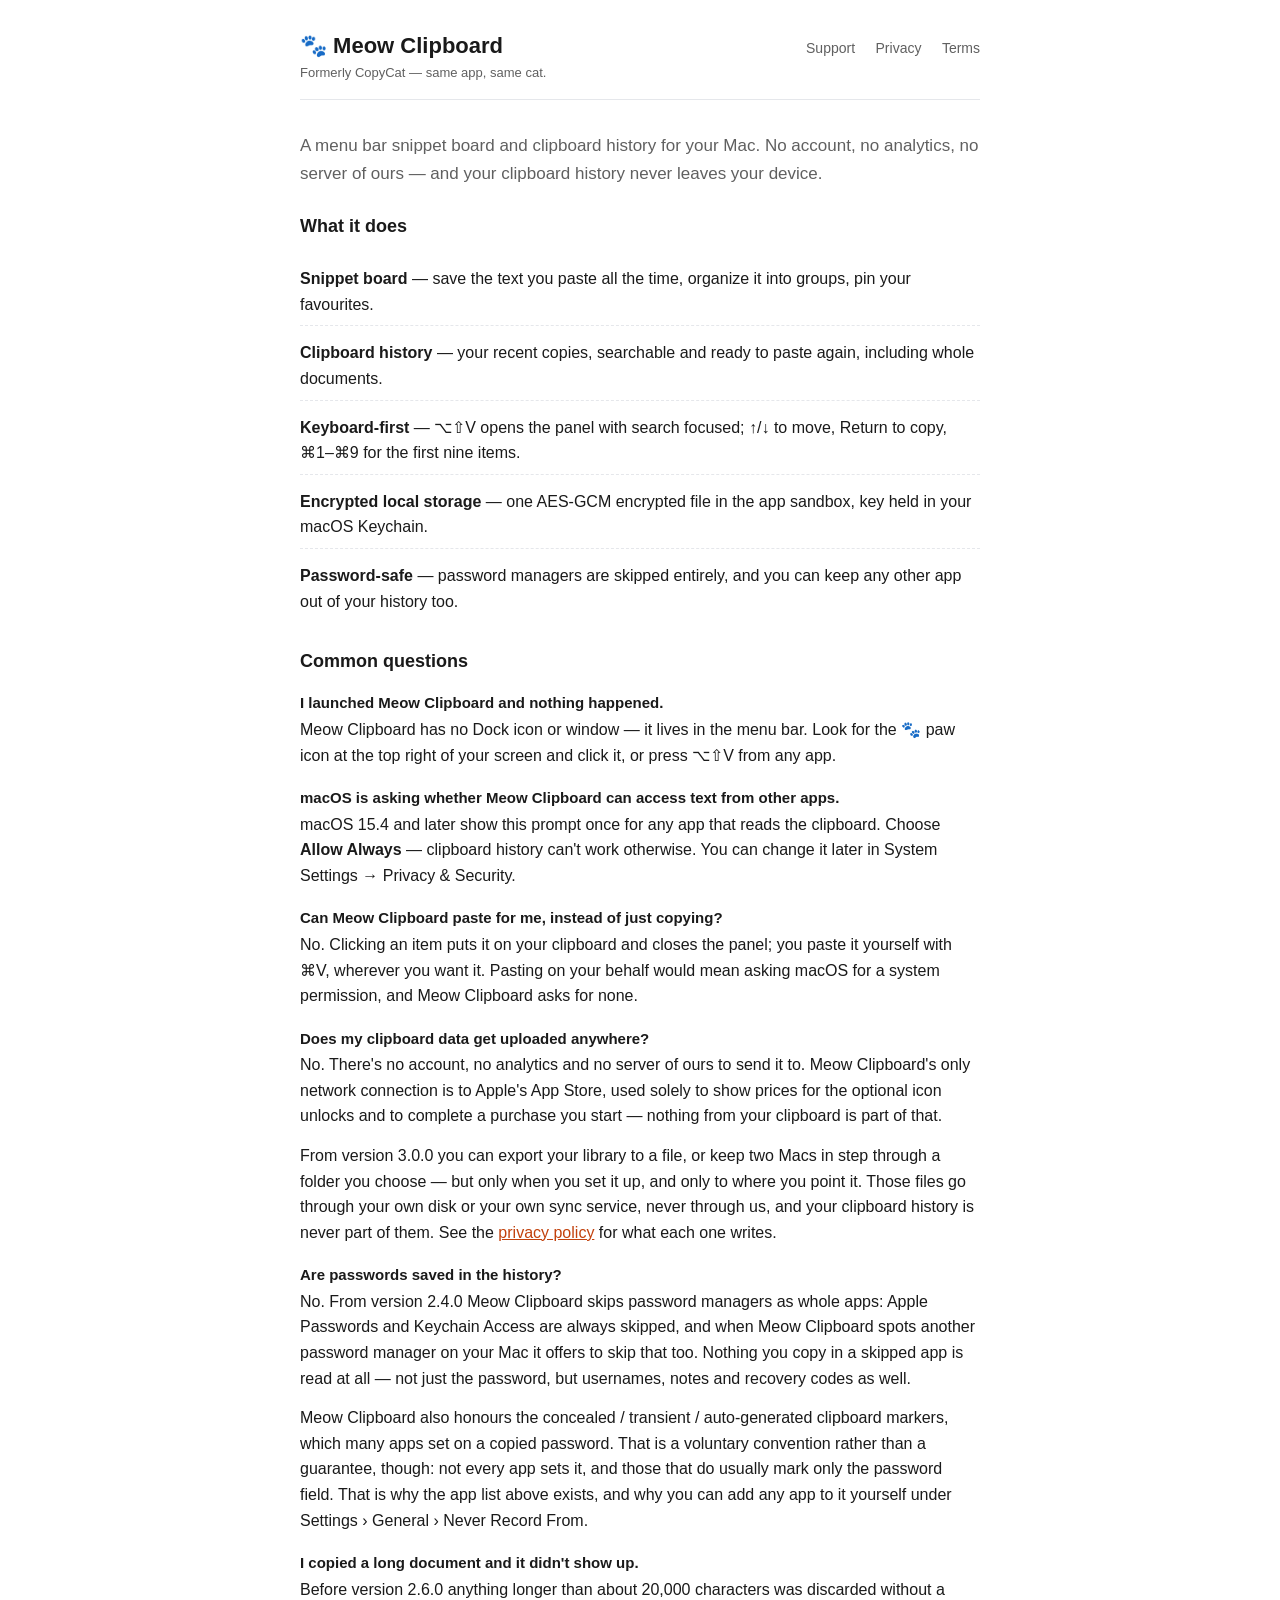
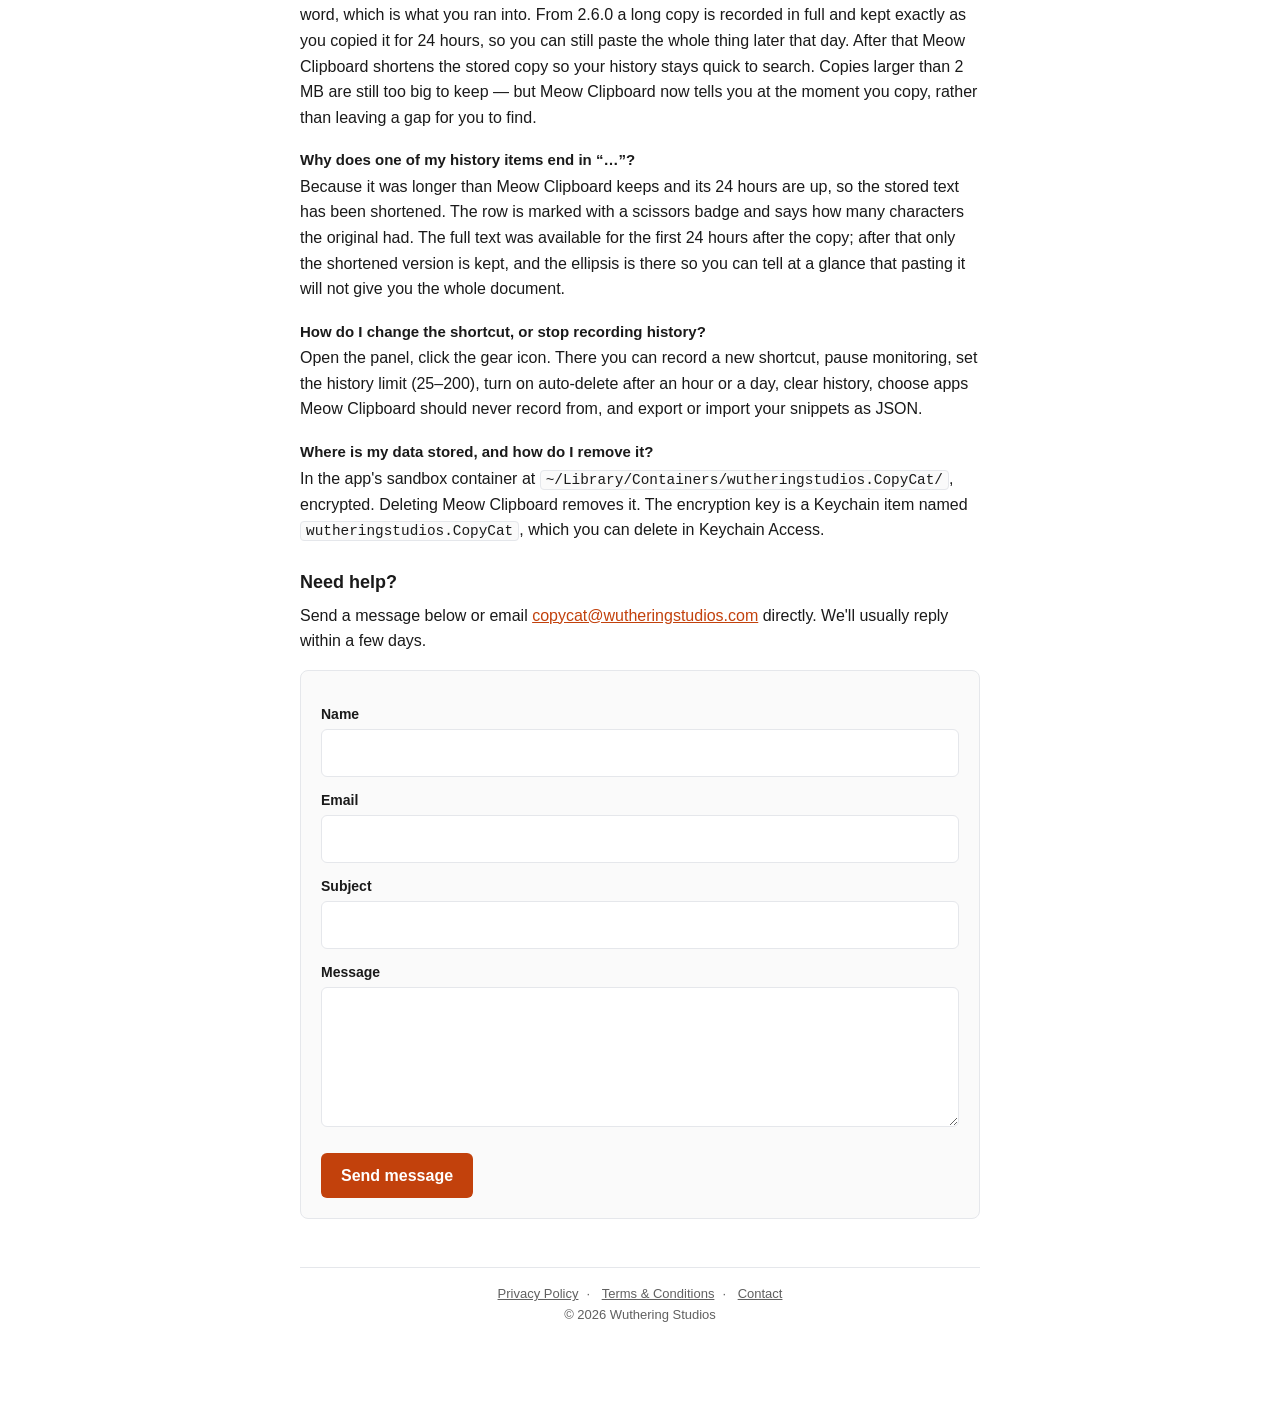
<file: docs/index.html>
<!doctype html>
<html lang="en">
<head>
  <meta charset="utf-8">
  <meta name="viewport" content="width=device-width, initial-scale=1">
  <title>Meow Clipboard — Support</title>
  <meta name="description" content="Support and contact for Meow Clipboard, a menu bar snippet board and clipboard history for macOS.">
  <link rel="stylesheet" href="style.css">
</head>
<body>
  <div class="wrap">
    <header>
      <div class="brand">
        <h1>🐾 Meow Clipboard</h1>
        <p class="former-name">Formerly CopyCat — same app, same cat.</p>
      </div>
      <nav>
        <a href="index.html">Support</a>
        <a href="privacy.html">Privacy</a>
        <a href="terms.html">Terms</a>
      </nav>
    </header>

    <main>
      <p class="lead">A menu bar snippet board and clipboard history for your Mac. No account, no analytics, no server of ours — and your clipboard history never leaves your device.</p>

      <h2>What it does</h2>
      <ul class="feature-list">
        <li><strong>Snippet board</strong> — save the text you paste all the time, organize it into groups, pin your favourites.</li>
        <li><strong>Clipboard history</strong> — your recent copies, searchable and ready to paste again, including whole documents.</li>
        <li><strong>Keyboard-first</strong> — ⌥⇧V opens the panel with search focused; ↑/↓ to move, Return to copy, ⌘1–⌘9 for the first nine items.</li>
        <li><strong>Encrypted local storage</strong> — one AES-GCM encrypted file in the app sandbox, key held in your macOS Keychain.</li>
        <li><strong>Password-safe</strong> — password managers are skipped entirely, and you can keep any other app out of your history too.</li>
      </ul>

      <h2>Common questions</h2>

      <h3>I launched Meow Clipboard and nothing happened.</h3>
      <p>Meow Clipboard has no Dock icon or window — it lives in the menu bar. Look for the 🐾 paw icon at the top right of your screen and click it, or press ⌥⇧V from any app.</p>

      <h3>macOS is asking whether Meow Clipboard can access text from other apps.</h3>
      <p>macOS 15.4 and later show this prompt once for any app that reads the clipboard. Choose <strong>Allow Always</strong> — clipboard history can't work otherwise. You can change it later in System Settings → Privacy &amp; Security.</p>

      <h3>Can Meow Clipboard paste for me, instead of just copying?</h3>
      <p>No. Clicking an item puts it on your clipboard and closes the panel; you paste it yourself with ⌘V, wherever you want it. Pasting on your behalf would mean asking macOS for a system permission, and Meow Clipboard asks for none.</p>

      <h3>Does my clipboard data get uploaded anywhere?</h3>
      <p>No. There's no account, no analytics and no server of ours to send it to. Meow Clipboard's only network connection is to Apple's App Store, used solely to show prices for the optional icon unlocks and to complete a purchase you start — nothing from your clipboard is part of that.</p>
      <p>From version 3.0.0 you can export your library to a file, or keep two Macs in step through a folder you choose — but only when you set it up, and only to where you point it. Those files go through your own disk or your own sync service, never through us, and your clipboard history is never part of them. See the <a href="privacy.html">privacy policy</a> for what each one writes.</p>

      <h3>Are passwords saved in the history?</h3>
      <p>No. From version 2.4.0 Meow Clipboard skips password managers as whole apps: Apple Passwords and Keychain Access are always skipped, and when Meow Clipboard spots another password manager on your Mac it offers to skip that too. Nothing you copy in a skipped app is read at all — not just the password, but usernames, notes and recovery codes as well.</p>
      <p>Meow Clipboard also honours the concealed / transient / auto-generated clipboard markers, which many apps set on a copied password. That is a voluntary convention rather than a guarantee, though: not every app sets it, and those that do usually mark only the password field. That is why the app list above exists, and why you can add any app to it yourself under Settings &rsaquo; General &rsaquo; Never Record From.</p>

      <h3>I copied a long document and it didn't show up.</h3>
      <p>Before version 2.6.0 anything longer than about 20,000 characters was discarded without a word, which is what you ran into. From 2.6.0 a long copy is recorded in full and kept exactly as you copied it for 24 hours, so you can still paste the whole thing later that day. After that Meow Clipboard shortens the stored copy so your history stays quick to search. Copies larger than 2 MB are still too big to keep — but Meow Clipboard now tells you at the moment you copy, rather than leaving a gap for you to find.</p>

      <h3>Why does one of my history items end in “…”?</h3>
      <p>Because it was longer than Meow Clipboard keeps and its 24 hours are up, so the stored text has been shortened. The row is marked with a scissors badge and says how many characters the original had. The full text was available for the first 24 hours after the copy; after that only the shortened version is kept, and the ellipsis is there so you can tell at a glance that pasting it will not give you the whole document.</p>

      <h3>How do I change the shortcut, or stop recording history?</h3>
      <p>Open the panel, click the gear icon. There you can record a new shortcut, pause monitoring, set the history limit (25–200), turn on auto-delete after an hour or a day, clear history, choose apps Meow Clipboard should never record from, and export or import your snippets as JSON.</p>

      <h3>Where is my data stored, and how do I remove it?</h3>
      <p>In the app's sandbox container at <code>~/Library/Containers/wutheringstudios.CopyCat/</code>, encrypted. Deleting Meow Clipboard removes it. The encryption key is a Keychain item named <code>wutheringstudios.CopyCat</code>, which you can delete in Keychain Access.</p>

      <h2>Need help?</h2>
      <p>Send a message below or email <a href="mailto:copycat@wutheringstudios.com">copycat@wutheringstudios.com</a> directly. We'll usually reply within a few days.</p>

      <form class="contact" action="https://formspree.io/f/xwvgrron" method="POST">
        <input type="hidden" name="_subject" value="[Meow Clipboard support]">

        <label for="name">Name</label>
        <input type="text" id="name" name="name" required autocomplete="name">

        <label for="email">Email</label>
        <input type="email" id="email" name="email" required autocomplete="email">

        <label for="subject">Subject</label>
        <input type="text" id="subject" name="subject" required>

        <div id="diagnostics-row" hidden>
          <label for="diagnostics">Diagnostics (sent from the app)</label>
          <input type="text" id="diagnostics" name="diagnostics" readonly>
        </div>

        <label for="message">Message</label>
        <textarea id="message" name="message" required></textarea>

        <div class="gotcha" aria-hidden="true">
          <label for="_gotcha">Leave this field empty</label>
          <input type="text" id="_gotcha" name="_gotcha" tabindex="-1" autocomplete="off">
        </div>

        <button type="submit">Send message</button>
      </form>

      <script>
        // Meow Clipboard's "Report a Problem" button opens this page with the version and
        // the StoreKit error attached. Surface them in a visible, read-only field so
        // the sender can see exactly what they are sending. Without a query string
        // the form is unchanged.
        (function () {
          var q = new URLSearchParams(location.search);
          var v = q.get('v');
          if (!v) return;
          var parts = ['v' + v];
          if (q.get('build')) parts.push('build ' + q.get('build'));
          if (q.get('err')) parts.push(q.get('err'));
          document.getElementById('diagnostics').value = parts.join(' — ');
          document.getElementById('diagnostics-row').hidden = false;
          var subject = document.getElementById('subject');
          if (!subject.value) subject.value = 'In-app purchases unavailable';
        })();
      </script>
    </main>

    <footer>
      <a href="privacy.html">Privacy Policy</a>·
      <a href="terms.html">Terms &amp; Conditions</a>·
      <a href="mailto:copycat@wutheringstudios.com">Contact</a>
      <p>&copy; 2026 Wuthering Studios</p>
    </footer>
  </div>
</body>
</html>
</file>
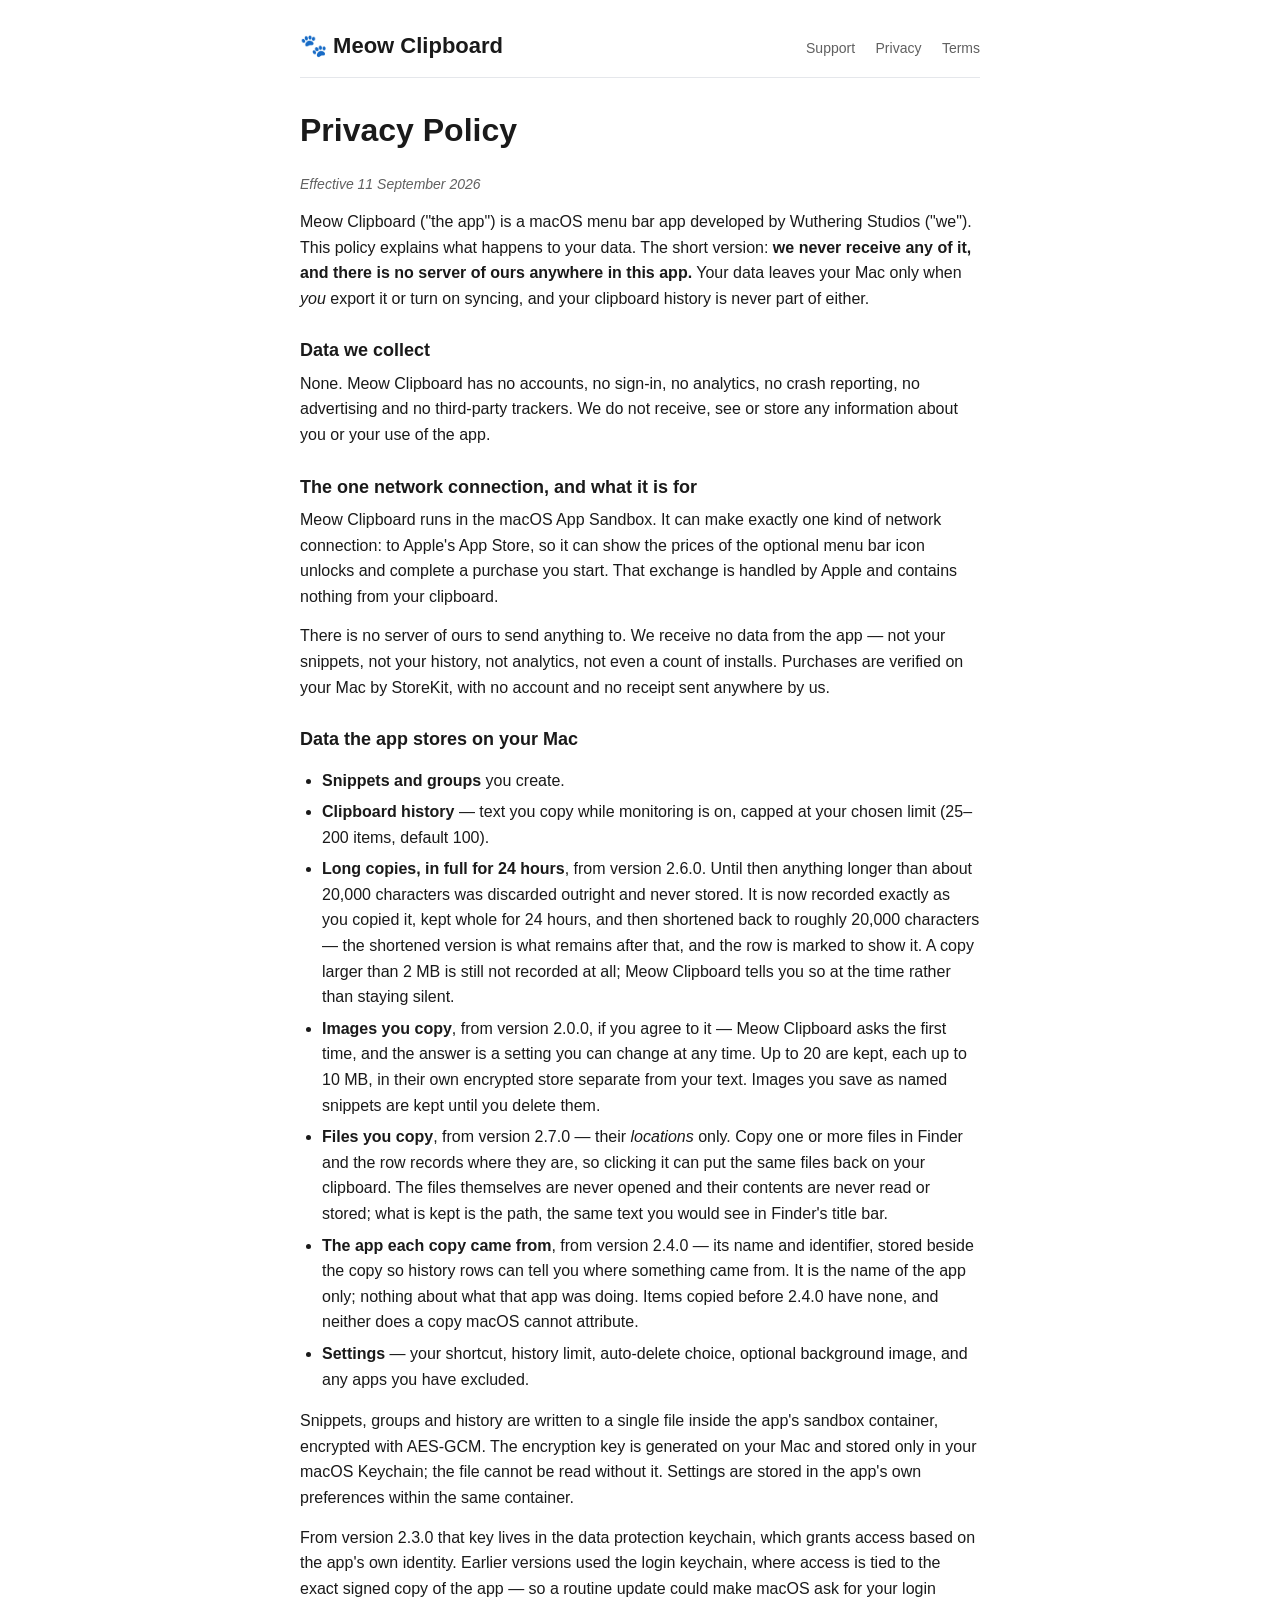
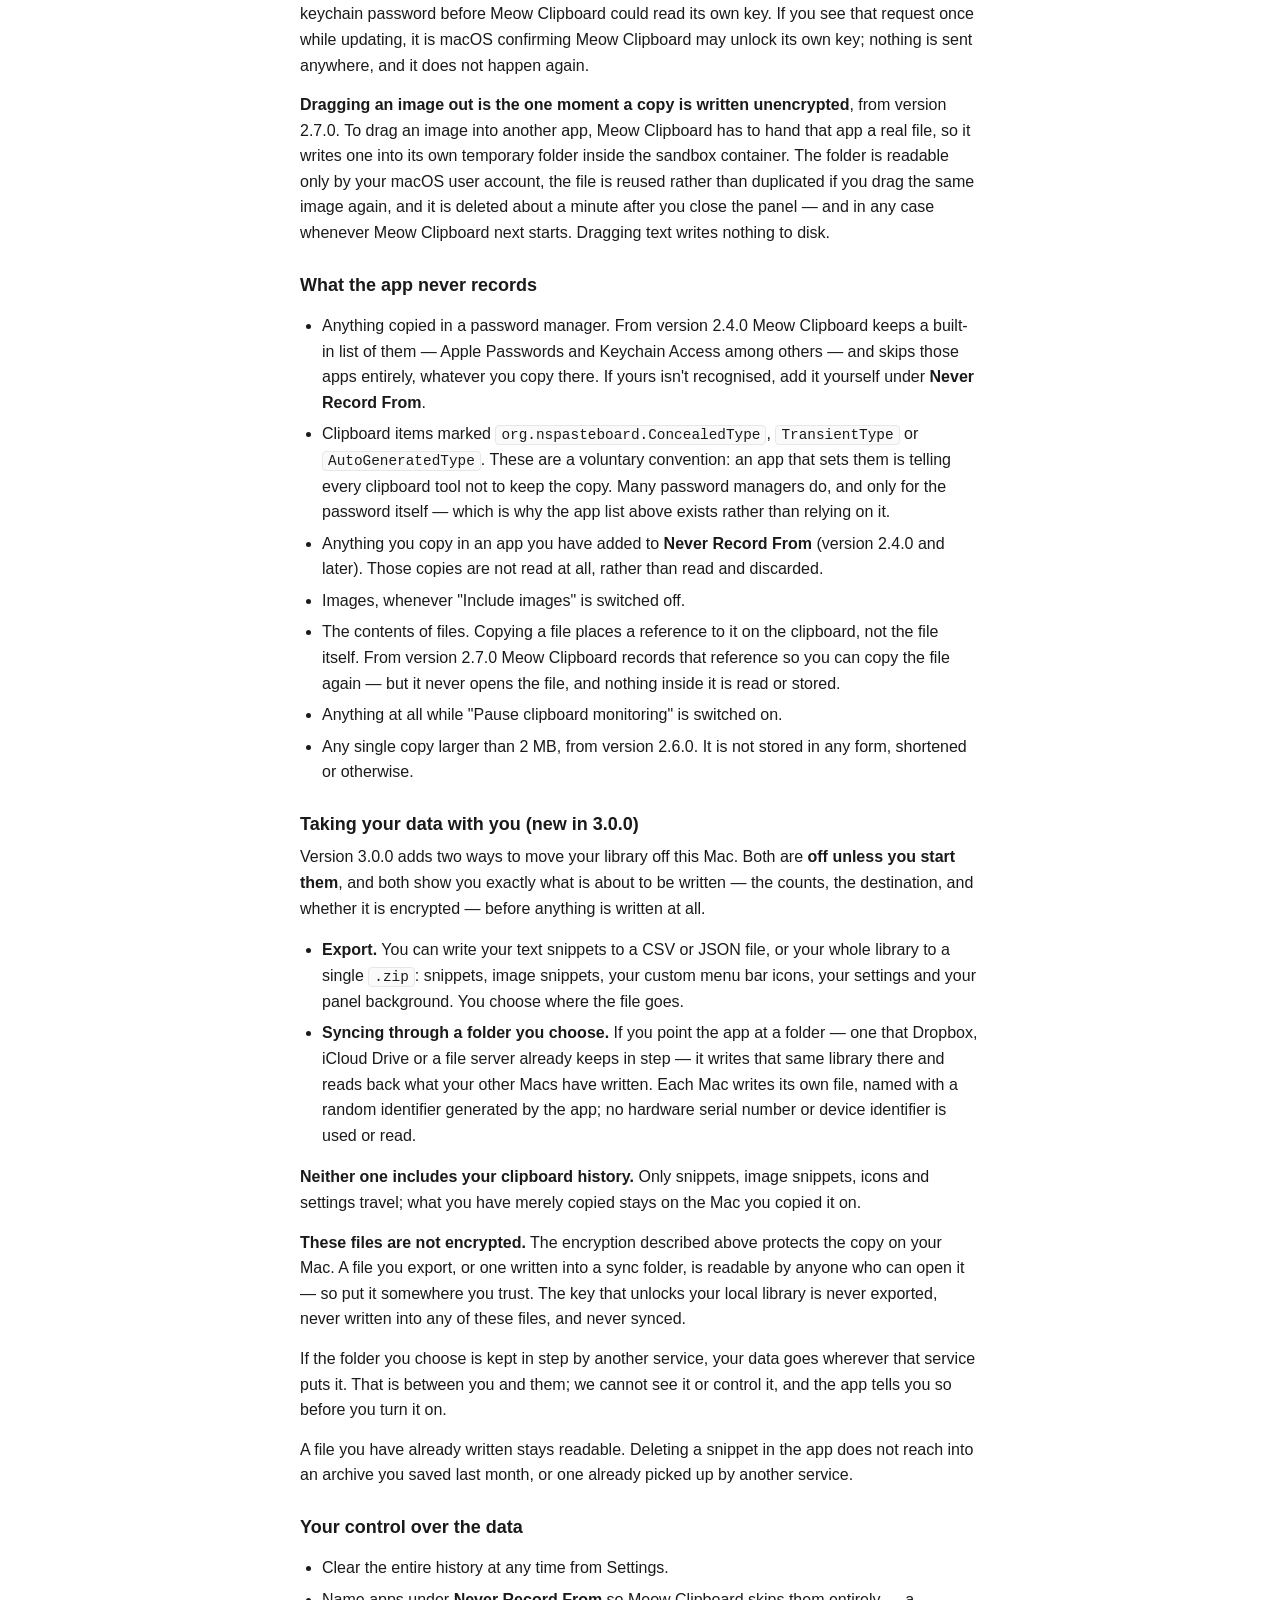
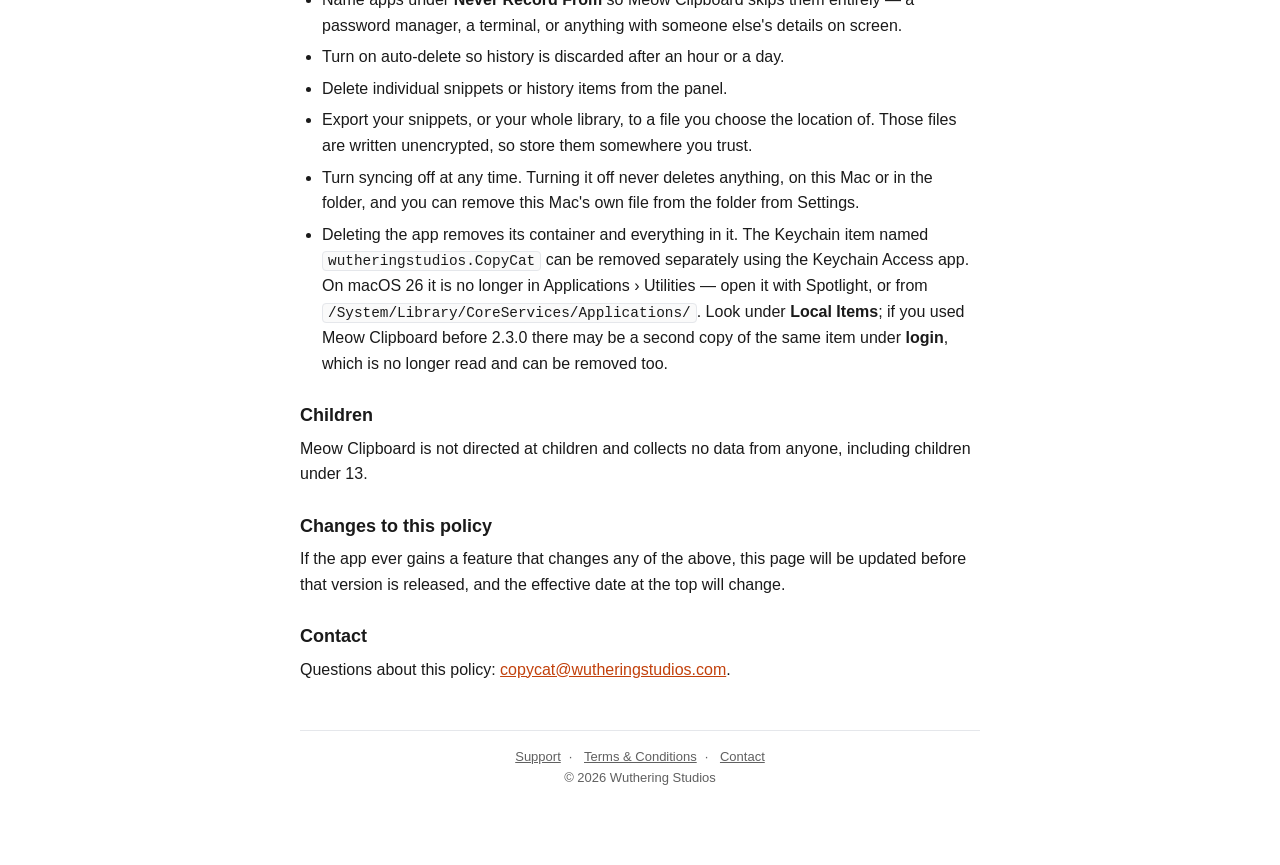
<file: docs/privacy.html>
<!doctype html>
<html lang="en">
<head>
  <meta charset="utf-8">
  <meta name="viewport" content="width=device-width, initial-scale=1">
  <title>Privacy Policy — Meow Clipboard</title>
  <meta name="description" content="Privacy policy for Meow Clipboard, a menu bar clipboard app for macOS that collects no data.">
  <link rel="stylesheet" href="style.css">
</head>
<body>
  <div class="wrap">
    <header>
      <h1>🐾 Meow Clipboard</h1>
      <nav>
        <a href="index.html">Support</a>
        <a href="privacy.html">Privacy</a>
        <a href="terms.html">Terms</a>
      </nav>
    </header>

    <main>
      <h1>Privacy Policy</h1>
      <p class="effective">Effective 11 September 2026</p>

      <p>Meow Clipboard ("the app") is a macOS menu bar app developed by Wuthering Studios ("we"). This policy explains what happens to your data. The short version: <strong>we never receive any of it, and there is no server of ours anywhere in this app.</strong> Your data leaves your Mac only when <em>you</em> export it or turn on syncing, and your clipboard history is never part of either.</p>

      <h2>Data we collect</h2>
      <p>None. Meow Clipboard has no accounts, no sign-in, no analytics, no crash reporting, no advertising and no third-party trackers. We do not receive, see or store any information about you or your use of the app.</p>

      <h2>The one network connection, and what it is for</h2>
      <p>Meow Clipboard runs in the macOS App Sandbox. It can make exactly one kind of network connection: to Apple's App Store, so it can show the prices of the optional menu bar icon unlocks and complete a purchase you start. That exchange is handled by Apple and contains nothing from your clipboard.</p>
      <p>There is no server of ours to send anything to. We receive no data from the app — not your snippets, not your history, not analytics, not even a count of installs. Purchases are verified on your Mac by StoreKit, with no account and no receipt sent anywhere by us.</p>

      <h2>Data the app stores on your Mac</h2>
      <ul>
        <li><strong>Snippets and groups</strong> you create.</li>
        <li><strong>Clipboard history</strong> — text you copy while monitoring is on, capped at your chosen limit (25–200 items, default 100).</li>
        <li><strong>Long copies, in full for 24 hours</strong>, from version 2.6.0. Until then anything longer than about 20,000 characters was discarded outright and never stored. It is now recorded exactly as you copied it, kept whole for 24 hours, and then shortened back to roughly 20,000 characters — the shortened version is what remains after that, and the row is marked to show it. A copy larger than 2 MB is still not recorded at all; Meow Clipboard tells you so at the time rather than staying silent.</li>
        <li><strong>Images you copy</strong>, from version 2.0.0, if you agree to it — Meow Clipboard asks the first time, and the answer is a setting you can change at any time. Up to 20 are kept, each up to 10 MB, in their own encrypted store separate from your text. Images you save as named snippets are kept until you delete them.</li>
        <li><strong>Files you copy</strong>, from version 2.7.0 — their <em>locations</em> only. Copy one or more files in Finder and the row records where they are, so clicking it can put the same files back on your clipboard. The files themselves are never opened and their contents are never read or stored; what is kept is the path, the same text you would see in Finder's title bar.</li>
        <li><strong>The app each copy came from</strong>, from version 2.4.0 — its name and identifier, stored beside the copy so history rows can tell you where something came from. It is the name of the app only; nothing about what that app was doing. Items copied before 2.4.0 have none, and neither does a copy macOS cannot attribute.</li>
        <li><strong>Settings</strong> — your shortcut, history limit, auto-delete choice, optional background image, and any apps you have excluded.</li>
      </ul>
      <p>Snippets, groups and history are written to a single file inside the app's sandbox container, encrypted with AES-GCM. The encryption key is generated on your Mac and stored only in your macOS Keychain; the file cannot be read without it. Settings are stored in the app's own preferences within the same container.</p>
      <p>From version 2.3.0 that key lives in the data protection keychain, which grants access based on the app's own identity. Earlier versions used the login keychain, where access is tied to the exact signed copy of the app — so a routine update could make macOS ask for your login keychain password before Meow Clipboard could read its own key. If you see that request once while updating, it is macOS confirming Meow Clipboard may unlock its own key; nothing is sent anywhere, and it does not happen again.</p>
      <p><strong>Dragging an image out is the one moment a copy is written unencrypted</strong>, from version 2.7.0. To drag an image into another app, Meow Clipboard has to hand that app a real file, so it writes one into its own temporary folder inside the sandbox container. The folder is readable only by your macOS user account, the file is reused rather than duplicated if you drag the same image again, and it is deleted about a minute after you close the panel — and in any case whenever Meow Clipboard next starts. Dragging text writes nothing to disk.</p>

      <h2>What the app never records</h2>
      <ul>
        <li>Anything copied in a password manager. From version 2.4.0 Meow Clipboard keeps a built-in list of them — Apple Passwords and Keychain Access among others — and skips those apps entirely, whatever you copy there. If yours isn't recognised, add it yourself under <strong>Never Record From</strong>.</li>
        <li>Clipboard items marked <code>org.nspasteboard.ConcealedType</code>, <code>TransientType</code> or <code>AutoGeneratedType</code>. These are a voluntary convention: an app that sets them is telling every clipboard tool not to keep the copy. Many password managers do, and only for the password itself — which is why the app list above exists rather than relying on it.</li>
        <li>Anything you copy in an app you have added to <strong>Never Record From</strong> (version 2.4.0 and later). Those copies are not read at all, rather than read and discarded.</li>
        <li>Images, whenever "Include images" is switched off.</li>
        <li>The contents of files. Copying a file places a reference to it on the clipboard, not the file itself. From version 2.7.0 Meow Clipboard records that reference so you can copy the file again — but it never opens the file, and nothing inside it is read or stored.</li>
        <li>Anything at all while "Pause clipboard monitoring" is switched on.</li>
        <li>Any single copy larger than 2 MB, from version 2.6.0. It is not stored in any form, shortened or otherwise.</li>
      </ul>

      <h2>Taking your data with you (new in 3.0.0)</h2>
      <p>Version 3.0.0 adds two ways to move your library off this Mac. Both are <strong>off unless you start them</strong>, and both show you exactly what is about to be written — the counts, the destination, and whether it is encrypted — before anything is written at all.</p>
      <ul>
        <li><strong>Export.</strong> You can write your text snippets to a CSV or JSON file, or your whole library to a single <code>.zip</code>: snippets, image snippets, your custom menu bar icons, your settings and your panel background. You choose where the file goes.</li>
        <li><strong>Syncing through a folder you choose.</strong> If you point the app at a folder — one that Dropbox, iCloud Drive or a file server already keeps in step — it writes that same library there and reads back what your other Macs have written. Each Mac writes its own file, named with a random identifier generated by the app; no hardware serial number or device identifier is used or read.</li>
      </ul>
      <p><strong>Neither one includes your clipboard history.</strong> Only snippets, image snippets, icons and settings travel; what you have merely copied stays on the Mac you copied it on.</p>
      <p><strong>These files are not encrypted.</strong> The encryption described above protects the copy on your Mac. A file you export, or one written into a sync folder, is readable by anyone who can open it — so put it somewhere you trust. The key that unlocks your local library is never exported, never written into any of these files, and never synced.</p>
      <p>If the folder you choose is kept in step by another service, your data goes wherever that service puts it. That is between you and them; we cannot see it or control it, and the app tells you so before you turn it on.</p>
      <p>A file you have already written stays readable. Deleting a snippet in the app does not reach into an archive you saved last month, or one already picked up by another service.</p>

      <h2>Your control over the data</h2>
      <ul>
        <li>Clear the entire history at any time from Settings.</li>
        <li>Name apps under <strong>Never Record From</strong> so Meow Clipboard skips them entirely — a password manager, a terminal, or anything with someone else's details on screen.</li>
        <li>Turn on auto-delete so history is discarded after an hour or a day.</li>
        <li>Delete individual snippets or history items from the panel.</li>
        <li>Export your snippets, or your whole library, to a file you choose the location of. Those files are written unencrypted, so store them somewhere you trust.</li>
        <li>Turn syncing off at any time. Turning it off never deletes anything, on this Mac or in the folder, and you can remove this Mac's own file from the folder from Settings.</li>
        <li>Deleting the app removes its container and everything in it. The Keychain item named <code>wutheringstudios.CopyCat</code> can be removed separately using the Keychain Access app. On macOS 26 it is no longer in Applications &rsaquo; Utilities — open it with Spotlight, or from <code>/System/Library/CoreServices/Applications/</code>. Look under <strong>Local Items</strong>; if you used Meow Clipboard before 2.3.0 there may be a second copy of the same item under <strong>login</strong>, which is no longer read and can be removed too.</li>
      </ul>

      <h2>Children</h2>
      <p>Meow Clipboard is not directed at children and collects no data from anyone, including children under 13.</p>

      <h2>Changes to this policy</h2>
      <p>If the app ever gains a feature that changes any of the above, this page will be updated before that version is released, and the effective date at the top will change.</p>

      <h2>Contact</h2>
      <p>Questions about this policy: <a href="mailto:copycat@wutheringstudios.com">copycat@wutheringstudios.com</a>.</p>
    </main>

    <footer>
      <a href="index.html">Support</a>·
      <a href="terms.html">Terms &amp; Conditions</a>·
      <a href="mailto:copycat@wutheringstudios.com">Contact</a>
      <p>&copy; 2026 Wuthering Studios</p>
    </footer>
  </div>
</body>
</html>
</file>
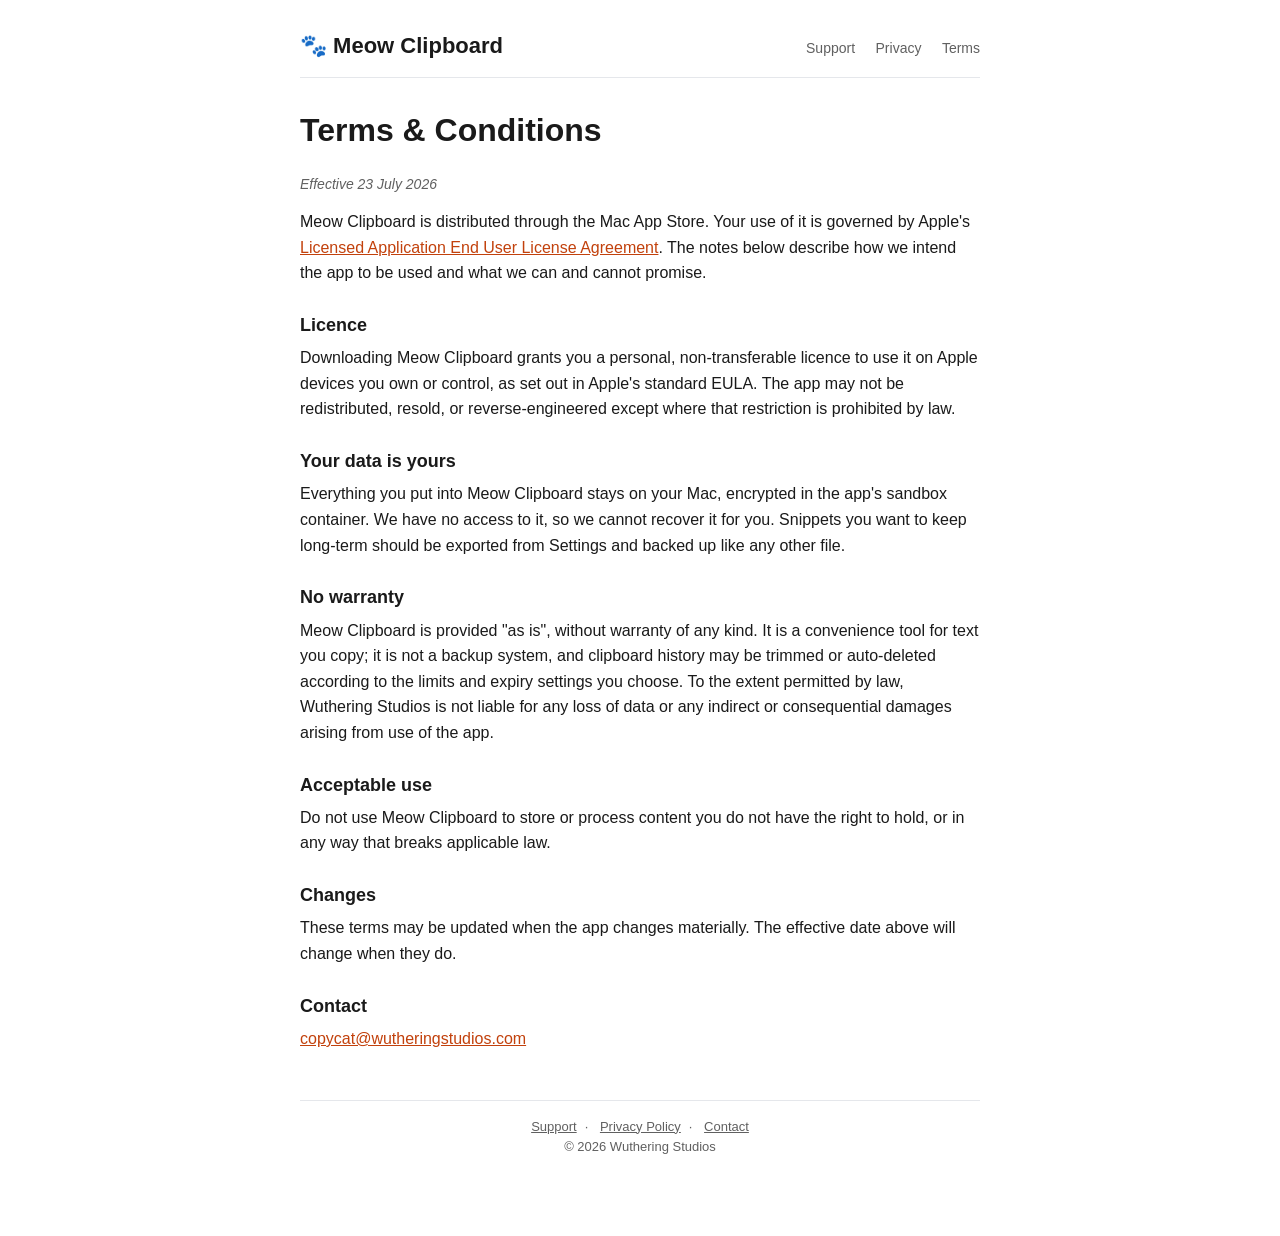
<file: docs/terms.html>
<!doctype html>
<html lang="en">
<head>
  <meta charset="utf-8">
  <meta name="viewport" content="width=device-width, initial-scale=1">
  <title>Terms &amp; Conditions — Meow Clipboard</title>
  <meta name="description" content="Terms and conditions for the Meow Clipboard macOS app.">
  <link rel="stylesheet" href="style.css">
</head>
<body>
  <div class="wrap">
    <header>
      <h1>🐾 Meow Clipboard</h1>
      <nav>
        <a href="index.html">Support</a>
        <a href="privacy.html">Privacy</a>
        <a href="terms.html">Terms</a>
      </nav>
    </header>

    <main>
      <h1>Terms &amp; Conditions</h1>
      <p class="effective">Effective 23 July 2026</p>

      <p>Meow Clipboard is distributed through the Mac App Store. Your use of it is governed by Apple's <a href="https://www.apple.com/legal/internet-services/itunes/dev/stdeula/">Licensed Application End User License Agreement</a>. The notes below describe how we intend the app to be used and what we can and cannot promise.</p>

      <h2>Licence</h2>
      <p>Downloading Meow Clipboard grants you a personal, non-transferable licence to use it on Apple devices you own or control, as set out in Apple's standard EULA. The app may not be redistributed, resold, or reverse-engineered except where that restriction is prohibited by law.</p>

      <h2>Your data is yours</h2>
      <p>Everything you put into Meow Clipboard stays on your Mac, encrypted in the app's sandbox container. We have no access to it, so we cannot recover it for you. Snippets you want to keep long-term should be exported from Settings and backed up like any other file.</p>

      <h2>No warranty</h2>
      <p>Meow Clipboard is provided "as is", without warranty of any kind. It is a convenience tool for text you copy; it is not a backup system, and clipboard history may be trimmed or auto-deleted according to the limits and expiry settings you choose. To the extent permitted by law, Wuthering Studios is not liable for any loss of data or any indirect or consequential damages arising from use of the app.</p>

      <h2>Acceptable use</h2>
      <p>Do not use Meow Clipboard to store or process content you do not have the right to hold, or in any way that breaks applicable law.</p>

      <h2>Changes</h2>
      <p>These terms may be updated when the app changes materially. The effective date above will change when they do.</p>

      <h2>Contact</h2>
      <p><a href="mailto:copycat@wutheringstudios.com">copycat@wutheringstudios.com</a></p>
    </main>

    <footer>
      <a href="index.html">Support</a>·
      <a href="privacy.html">Privacy Policy</a>·
      <a href="mailto:copycat@wutheringstudios.com">Contact</a>
      <p>&copy; 2026 Wuthering Studios</p>
    </footer>
  </div>
</body>
</html>
</file>
<file: docs/style.css>
:root {
  --bg: #ffffff;
  --fg: #1a1a1a;
  --muted: #606060;
  --accent: #c2410c;
  --border: #e5e7eb;
  --card: #fafafa;
}

@media (prefers-color-scheme: dark) {
  :root {
    --bg: #0f1115;
    --fg: #e8e8e8;
    --muted: #9a9a9a;
    --accent: #fb923c;
    --border: #2a2d33;
    --card: #161a20;
  }
}

* { box-sizing: border-box; }

html { -webkit-text-size-adjust: 100%; }

body {
  margin: 0;
  font-family: -apple-system, BlinkMacSystemFont, "Segoe UI", Roboto, Helvetica, Arial, sans-serif;
  font-size: 16px;
  line-height: 1.6;
  color: var(--fg);
  background: var(--bg);
}

.wrap {
  max-width: 720px;
  margin: 0 auto;
  padding: 32px 20px 64px;
}

header {
  border-bottom: 1px solid var(--border);
  padding-bottom: 16px;
  margin-bottom: 32px;
  display: flex;
  justify-content: space-between;
  align-items: baseline;
  flex-wrap: wrap;
  gap: 8px;
}

header h1 {
  font-size: 22px;
  margin: 0;
}

nav a {
  margin-left: 16px;
  color: var(--muted);
  text-decoration: none;
  font-size: 14px;
}

nav a:hover { color: var(--accent); }

h1, h2, h3 { line-height: 1.3; }

h2 {
  font-size: 18px;
  margin-top: 28px;
  margin-bottom: 8px;
}

h3 {
  font-size: 15px;
  margin-top: 20px;
  margin-bottom: 4px;
}

p { margin: 0 0 14px; }

code {
  font-family: ui-monospace, SFMono-Regular, Menlo, monospace;
  font-size: 0.9em;
  background: var(--card);
  border: 1px solid var(--border);
  border-radius: 4px;
  padding: 1px 5px;
}

a { color: var(--accent); }

ul { padding-left: 22px; }
li { margin-bottom: 6px; }

hr {
  border: 0;
  border-top: 1px solid var(--border);
  margin: 32px 0;
}

footer {
  margin-top: 48px;
  padding-top: 16px;
  border-top: 1px solid var(--border);
  color: var(--muted);
  font-size: 13px;
  text-align: center;
}

footer a { color: var(--muted); margin: 0 8px; }

.lead {
  font-size: 17px;
  color: var(--muted);
  margin-bottom: 24px;
}

form.contact {
  background: var(--card);
  border: 1px solid var(--border);
  border-radius: 8px;
  padding: 20px;
  margin-top: 16px;
}

form.contact label {
  display: block;
  font-size: 14px;
  font-weight: 600;
  margin-bottom: 4px;
  margin-top: 12px;
}

form.contact input,
form.contact textarea {
  width: 100%;
  padding: 10px 12px;
  font: inherit;
  color: var(--fg);
  background: var(--bg);
  border: 1px solid var(--border);
  border-radius: 6px;
}

form.contact input:focus,
form.contact textarea:focus {
  outline: 2px solid var(--accent);
  outline-offset: -1px;
  border-color: var(--accent);
}

form.contact textarea {
  min-height: 140px;
  resize: vertical;
}

form.contact button {
  margin-top: 18px;
  padding: 10px 20px;
  font: inherit;
  font-weight: 600;
  color: #fff;
  background: var(--accent);
  border: 0;
  border-radius: 6px;
  cursor: pointer;
}

form.contact button:hover { filter: brightness(1.05); }

.gotcha {
  position: absolute;
  left: -5000px;
  width: 1px;
  height: 1px;
  overflow: hidden;
}

.feature-list {
  list-style: none;
  padding: 0;
  margin: 20px 0;
}

.feature-list li {
  padding: 8px 0;
  border-bottom: 1px dashed var(--border);
}

.feature-list li:last-child { border-bottom: 0; }

.effective {
  color: var(--muted);
  font-size: 14px;
  font-style: italic;
}

/* The header is a two-child flex row (name, nav). The rename note has to ride
   with the name rather than becoming a third child, or it lands between them. */
.brand { display: flex; flex-direction: column; gap: 2px; }
.former-name {
  color: var(--muted);
  font-size: 13px;
  margin: 0;
}
</file>
